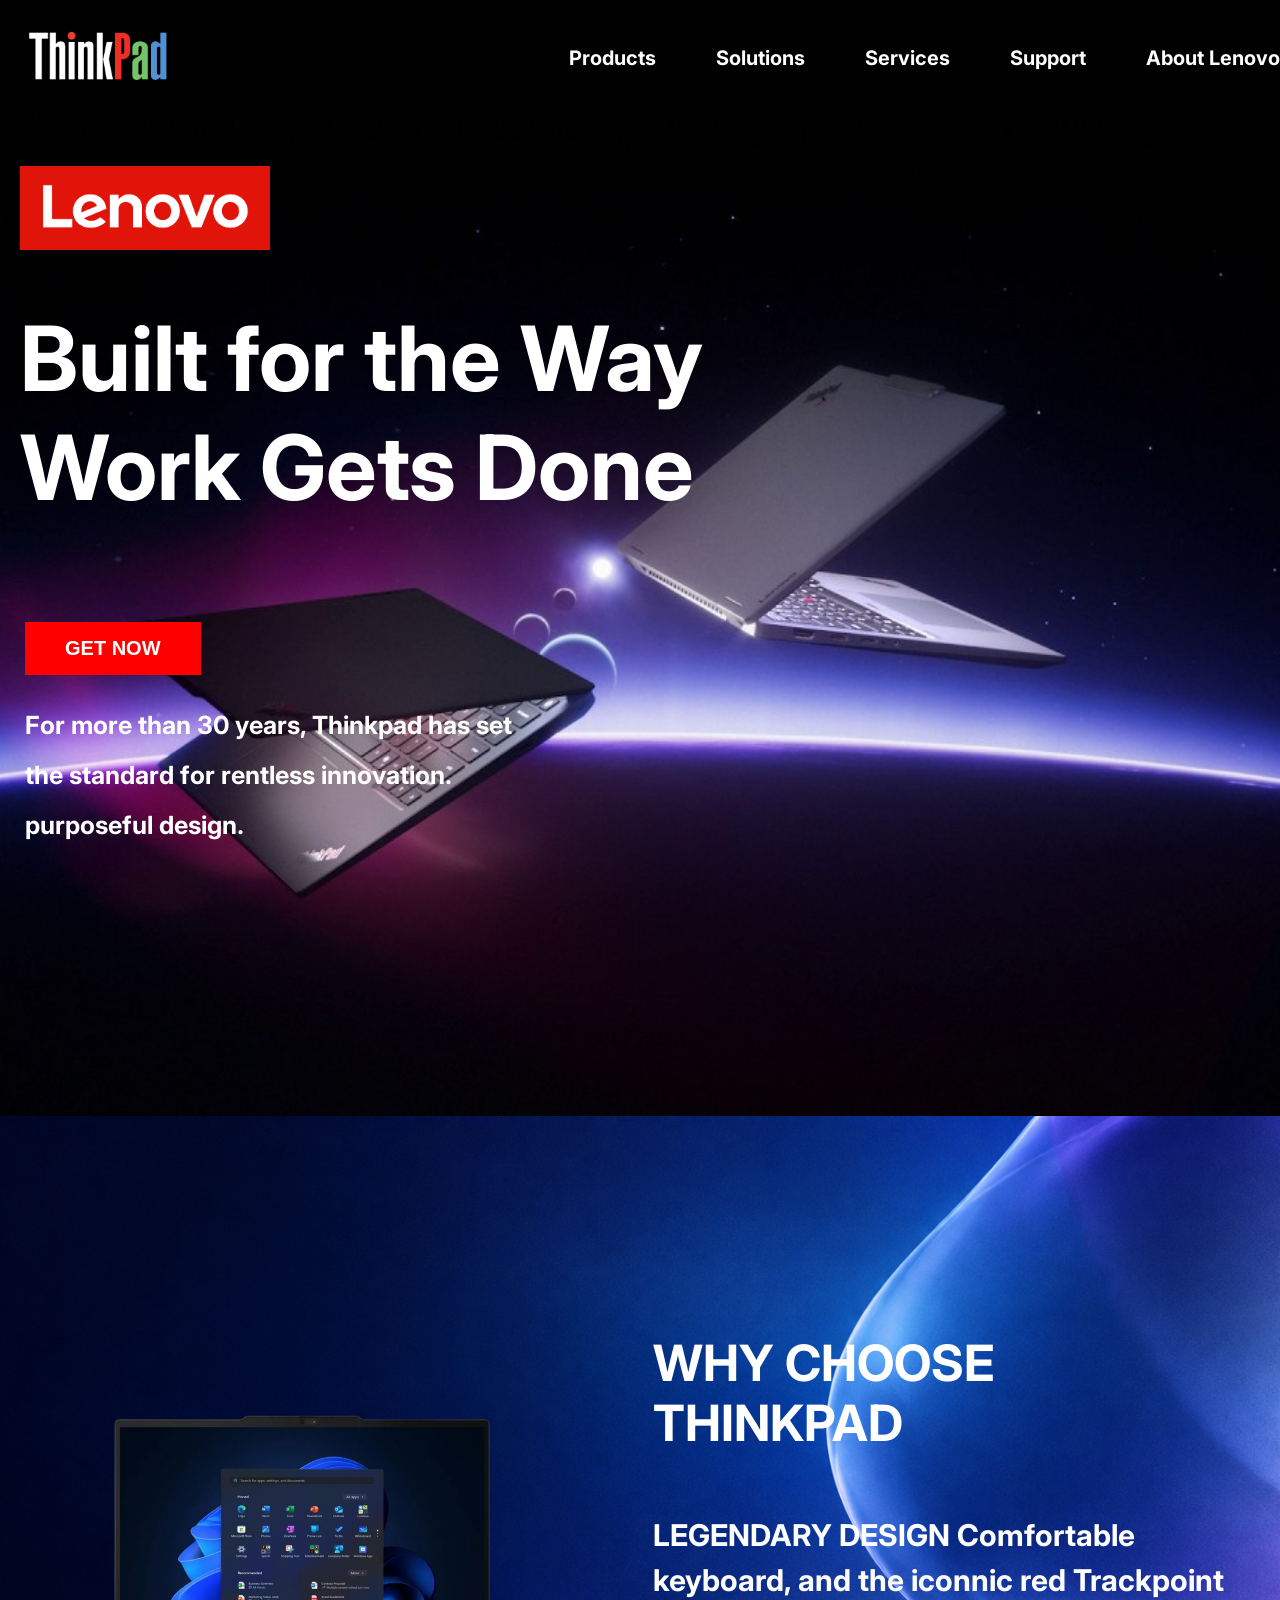
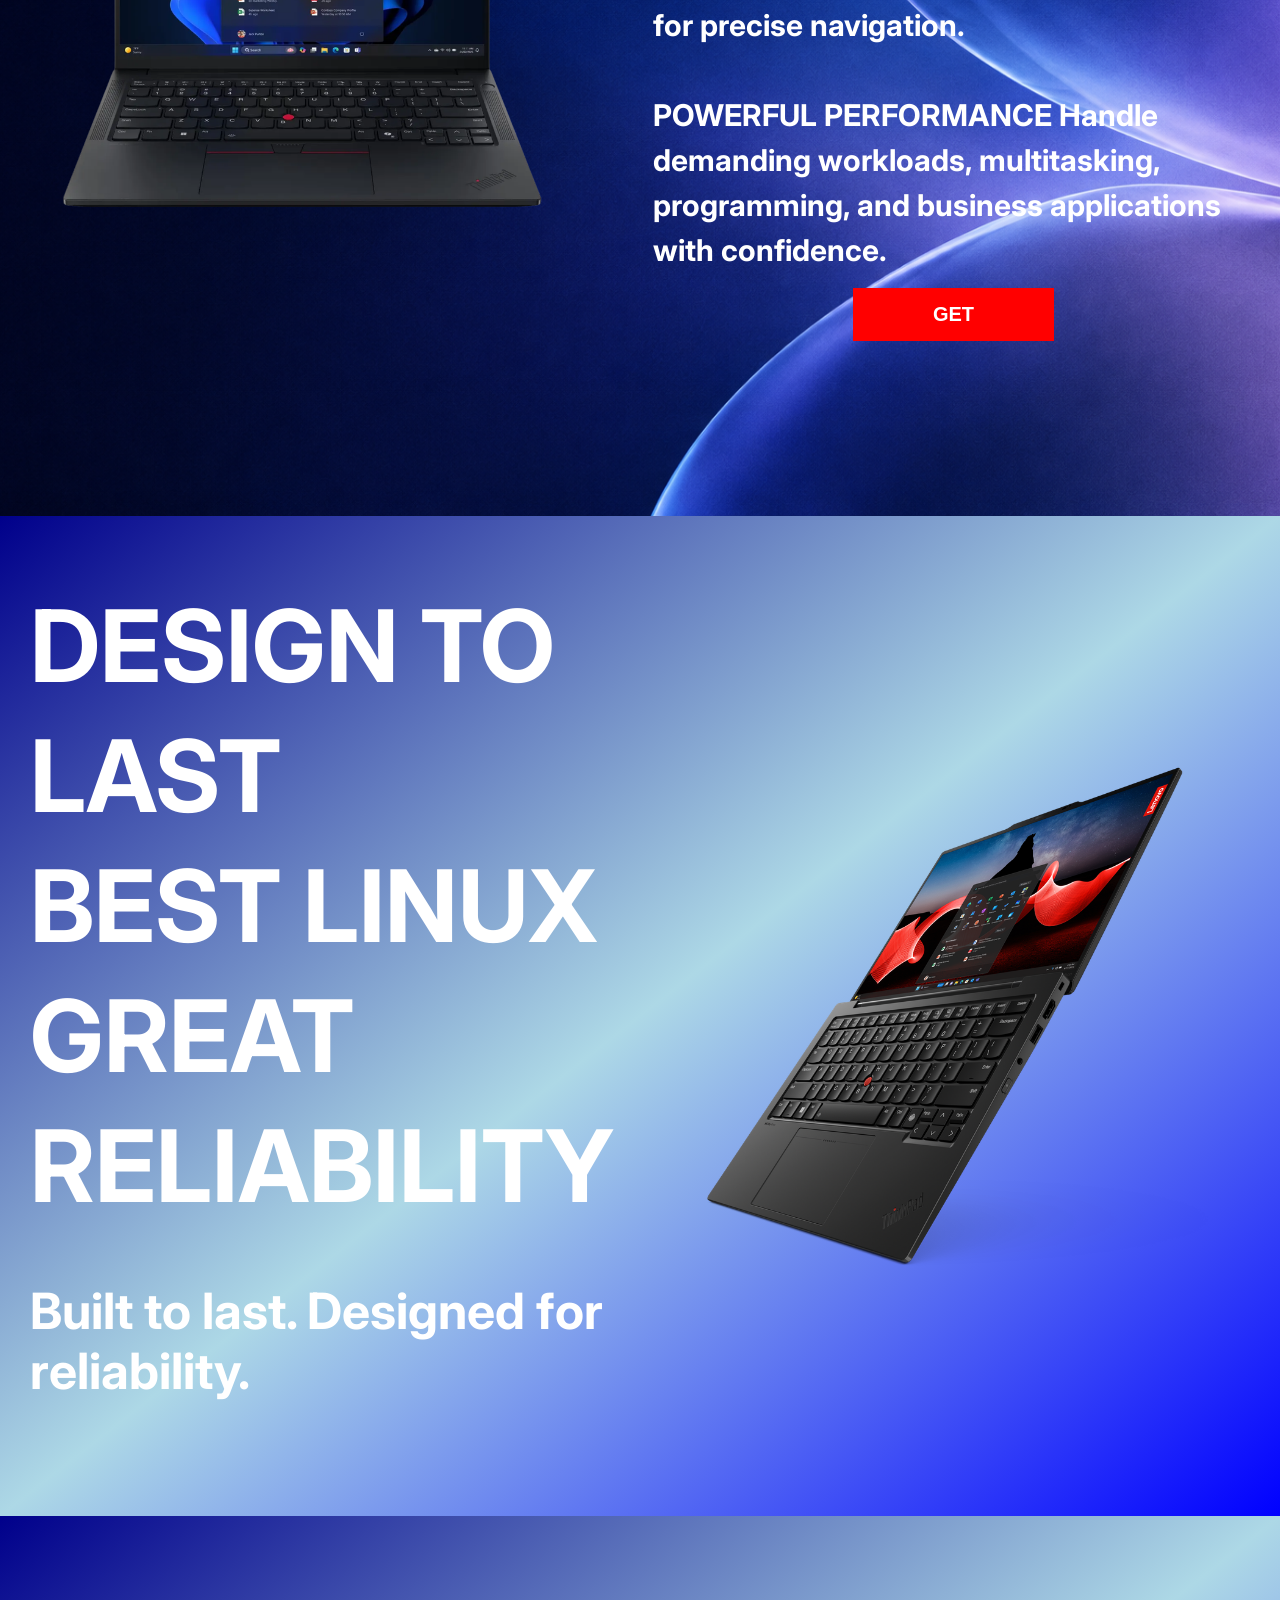
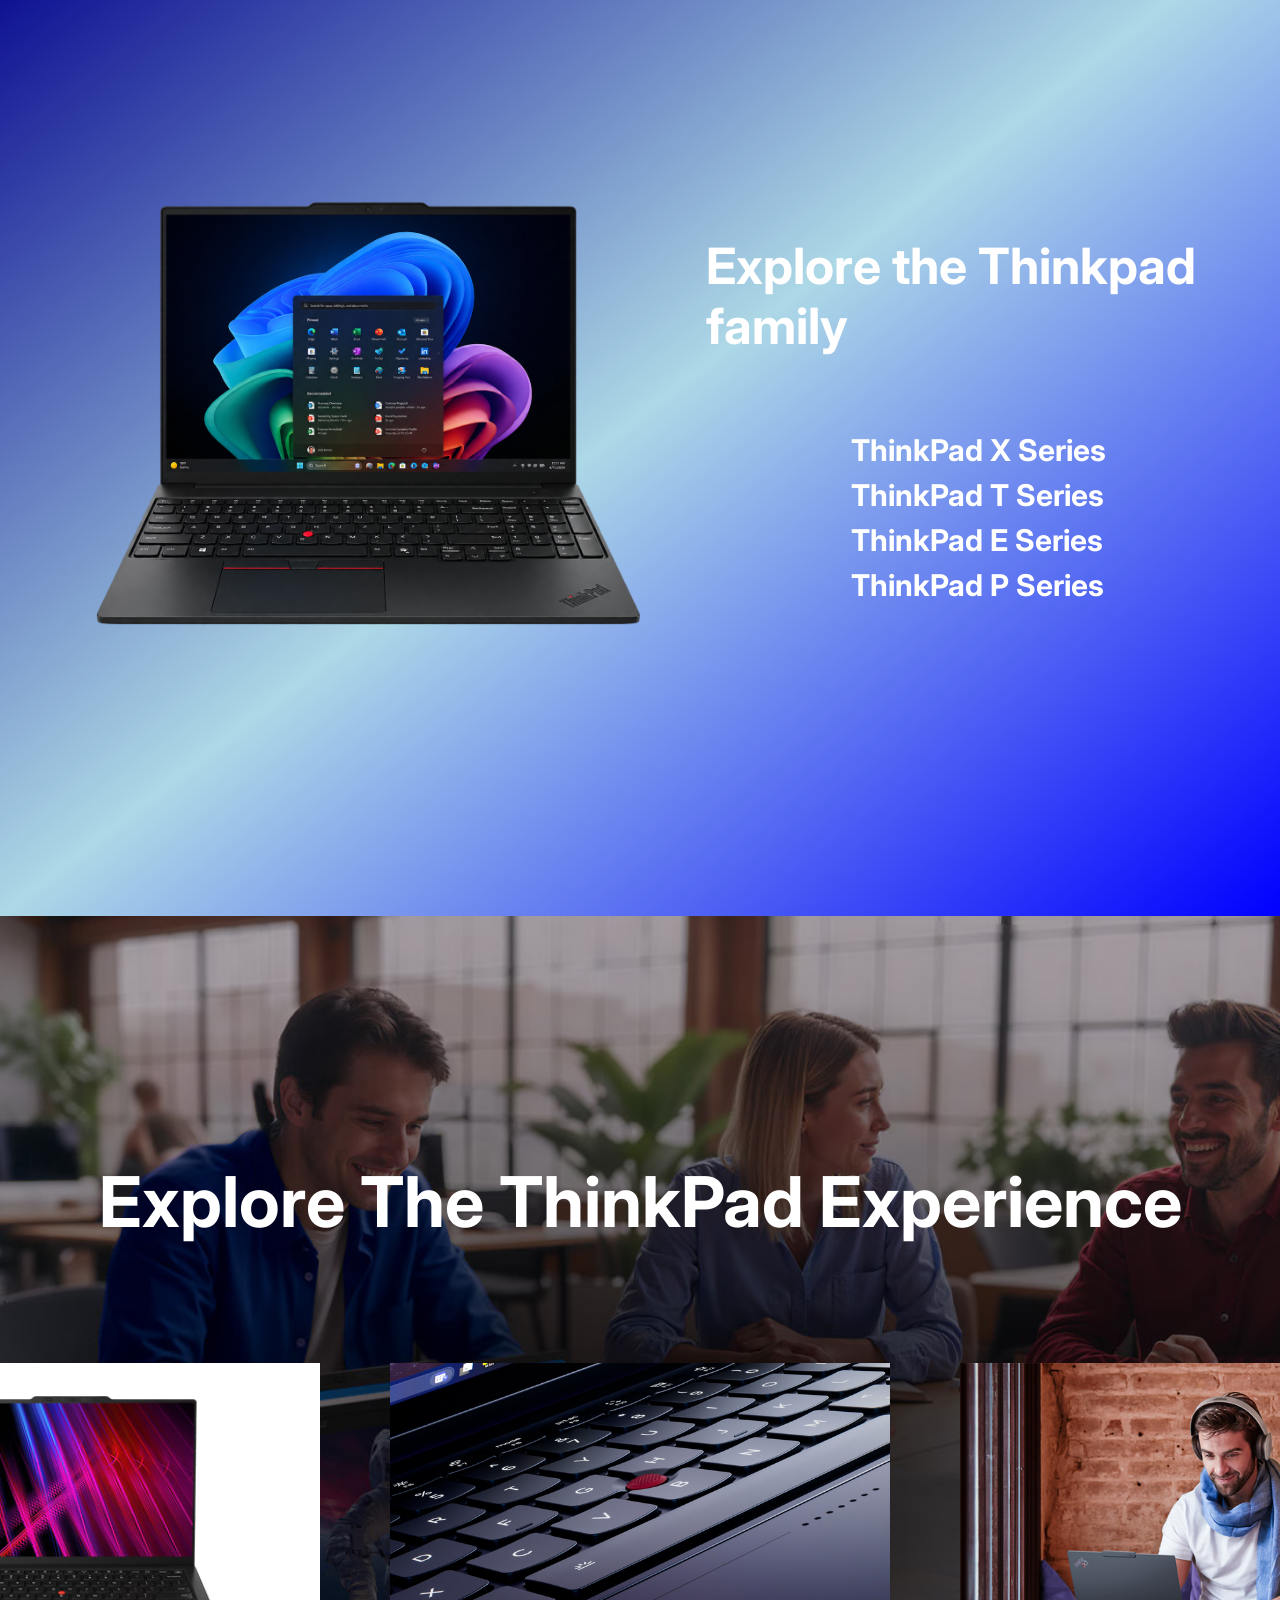
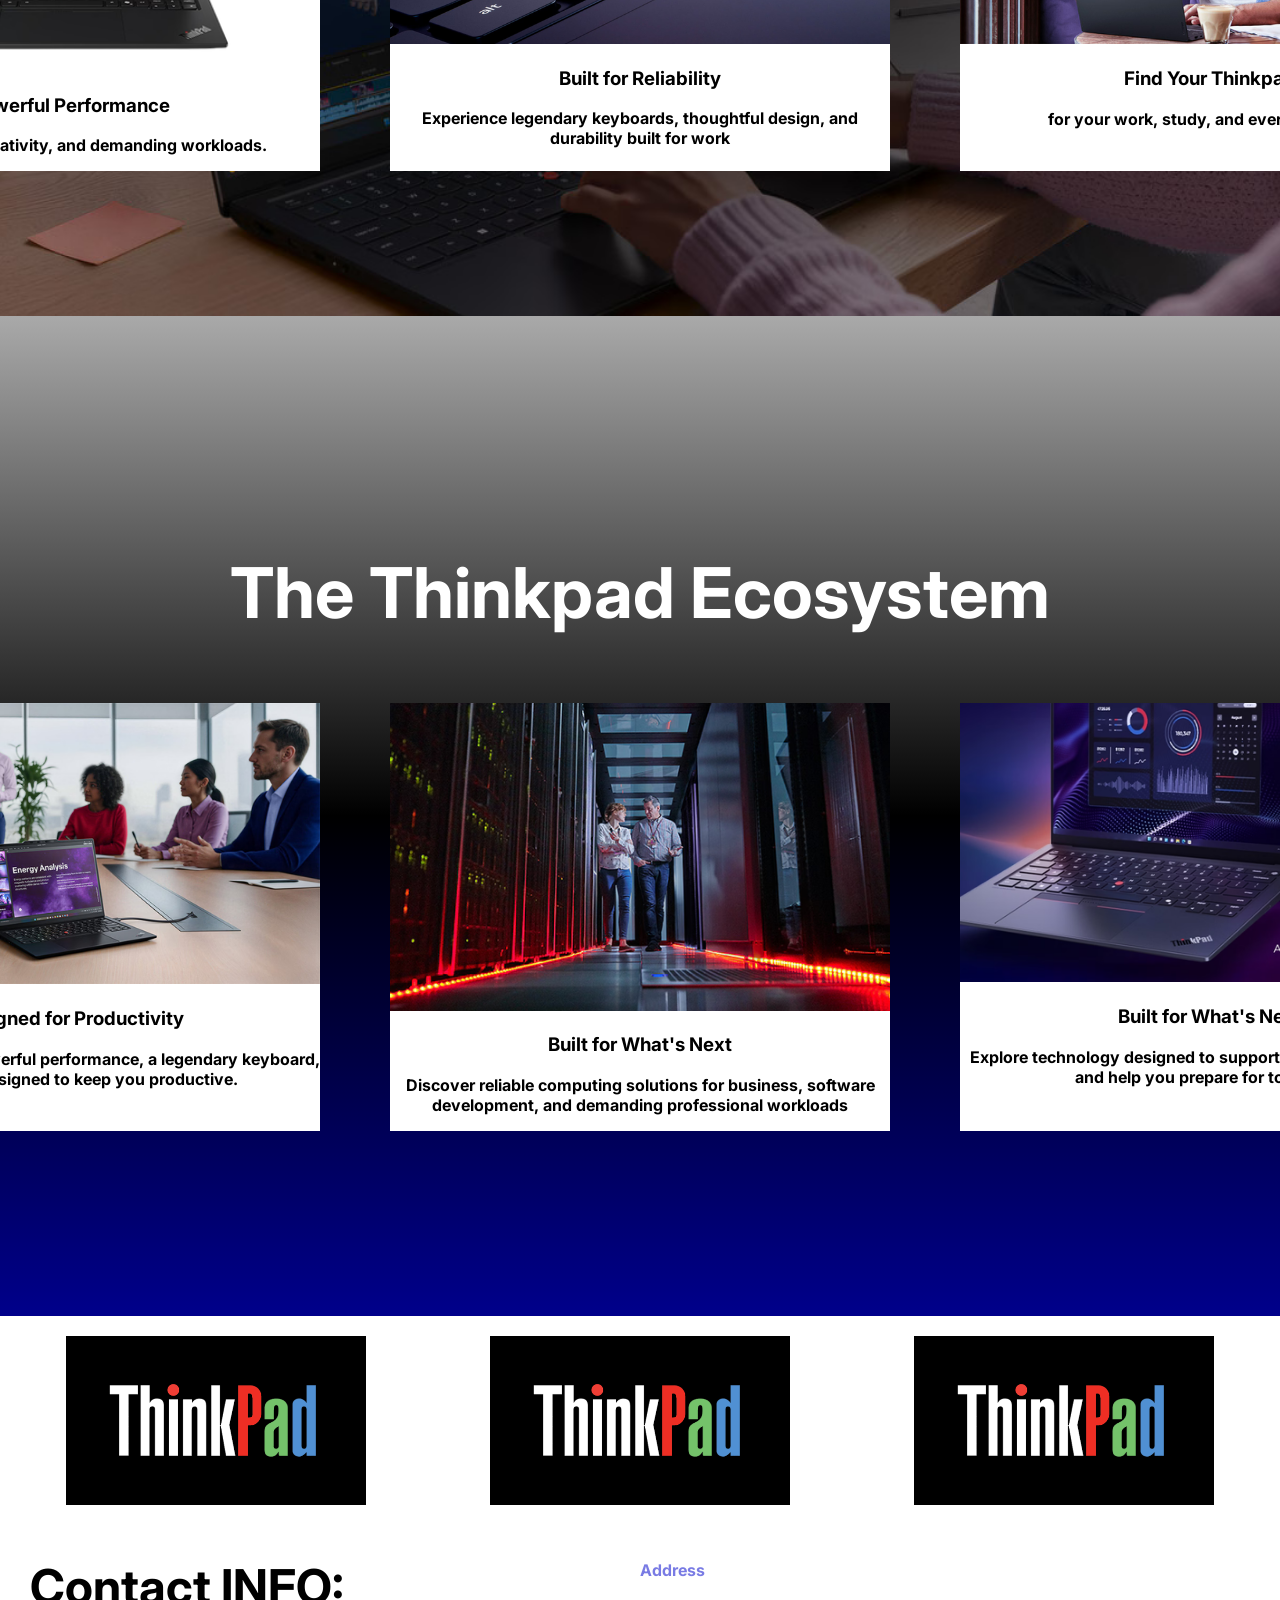
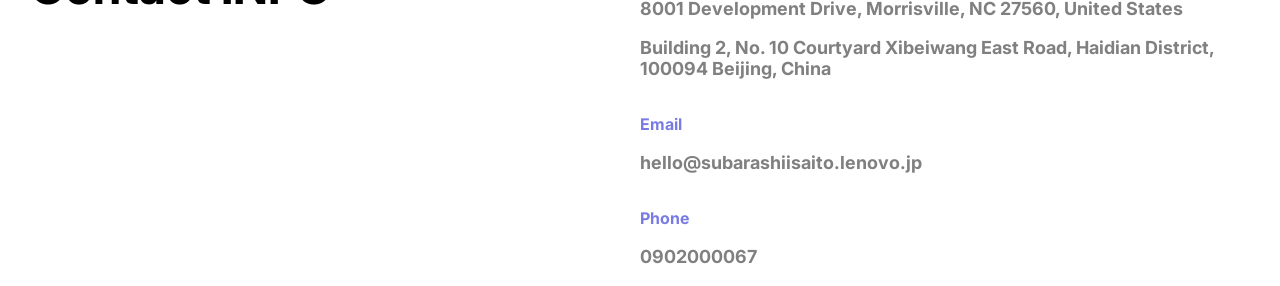
<file: index.html>
<!doctype html>
<html lang="en">
	<head>
		<meta charset="UTF-8" />
		<meta name="viewport" content="width=device-width, initial-scale=1.0" />
		<title>Thinkpad</title>
		<link rel="preconnect" href="https://fonts.googleapis.com" />
		<link rel="preconnect" href="https://fonts.gstatic.com" crossorigin />
		<link
			href="https://fonts.googleapis.com/css2?family=Inter:ital,opsz,wght@0,14..32,100..900;1,14..32,100..900&display=swap"
			rel="stylesheet"
		/>
		<link rel="stylesheet" href="css/contactstyle.css">
	</head>
	<style>
		body {
			font-family: "Inter", sans-serif;
			font-optical-sizing: auto;
			font-weight: bold;
			font-style: normal;
		}
		.logo img {
			width: 200px;
			margin-right: auto;
		}
		* {
			box-sizing: border-box;
		}

		html,
		body {
			width: 100%;
			padding: 0px;
			margin: 0px;
			box-sizing: border-box;
		}

		body {
			overflow-x: hidden;
		}

		.head,
		.head ul {
			display: flex;
			flex-direction: row;
			align-items: center;
			justify-content: center;
			background-color: black;
			gap: 20px;
		}

		.head ul {
			display: flex;
			flex-direction: row;
			align-items: center;
			margin-left: auto;
			gap: 60px;
			list-style: none;
		}

		.head ul > li > a {
			text-align: center;
			color: white;
			text-decoration: none;
			font-size: 20px;
		}

		.intro-background {
			background-image: url(backintro.jpg);
			width: 100%;

			height: 1000px;
			background-size: cover;
			background-position: center;
			background-repeat: no-repeat;
		}

		.lenovo-logo {
			width: 250px;
			margin: 50px 20px;
		}

		.intro-background h1 {
			color: white;
			font-size: 90px;
			margin: 0 0 100px 20px;
		}

		.red-button {
			background-color: red;
			color: white;
			border: none;
			padding: 15px 40px;
			font-weight: bold;
			cursor: pointer;
			font-size: 20px;
			margin-left: 25px;
		}

		.intro-background p {
			color: white;
			font-size: 25px;
			line-height: 2;
			max-width: 500px;
			margin-left: 25px;
		}

		.why-thinkpad {
			color: white;
			background-image: url(backgroundcolor2.png);
			background-position: center;
			background-size: cover;
			width: 100%;
			height: 1000px;
			margin: 0px;
			display: flex;
			align-items: center;
			justify-content: space-around;
		}

		.think-explore {
			width: 100%;
			max-width: 500px;
			height: 1000px;
			object-fit: contain;
			margin: 0;
		}

		.thinkpad-content {
			width: 45%;
			color: white;
			display: flex;
			flex-direction: column;
			align-items: center;
			justify-content: center;
		}

		.thinkpad-content h1 {
			font-size: 50px;
			margin-bottom: 30px;
		}

		.thinkpad-content p {
			font-size: 30px;
			line-height: 1.5;
			margin-bottom: 15px;
		}

		.red-button2 {
			background-color: red;
			color: white;
			border: none;
			padding: 15px 80px;
			font-weight: bold;
			cursor: pointer;
			font-size: 20px;
			margin-left: 25px;
		}

		.design-section {
			width: 100%;
			max-width: 100%;
			height: 1000px;
			margin: 0;
			background: linear-gradient(to right bottom, darkblue, lightblue, blue);
			background-size: cover;
			background-position: center;
			background-repeat: none;

			display: flex;
			align-items: center;
			padding: 30px;
			justify-content: center;
			box-sizing: border-box;
			overflow: hidden;
		}

		.design-content {
			width: 100%;
			color: white;
		}

		.design-content h1 {
			font-size: 100px;
			line-height: 1.3;
			margin: 0;
		}

		.design-content p {
			font-size: 50px;
		}

		.design-image {
			width: 100%;
		}

		.design-image img {
			width: 100%;
			height: auto;
			object-fit: contain;
			margin-left: auto;
		}

		.series-section {
			background: linear-gradient(to top left, blue, lightblue, darkblue);
			background-size: cover;
			background-position: center;
			width: 100%;
			max-width: 100%;
			height: 1000px;
			margin: 0;
			display: flex;
			align-items: center;
			justify-content: center;
			box-sizing: border-box;
			padding: 30px;
		}

		.series-img img {
			width: 100%;
			max-width: 800px;
		}

		.series-content {
			display: flex;
			flex-direction: column;
			align-items: center;
			justify-content: center;
		}

		.series-content h1 {
			color: white;
			font-size: 50px;
		}

		.series-content p {
			font-size: 30px;
		}

		.series-content a {
			display: inline-block;
			text-decoration: none;
			color: white;
			line-height: 1.5;
			transition:
				transform 0.9s ease,
				color 0.3s ease;
		}

		.series-content a:hover {
			transform: scale(1.2);
			color: red;
		}

		.series-content a:last-child:hover {
			transform: scale(1.2);
			color: black;
		}

		.Thinkpad-exp {
			background-image: url(backgroundexp.png);
			background-position: center;
			background-size: cover;
			width: 100%;
			height: 1000px;
			display: flex;
			flex-direction: column;
			align-items: center;
			justify-content: center;
		}
		.Thinkpad-exp h1 {
			color: white;
			text-align: center;
			font-size: 70px;
			padding: 50px;
		}

		.reason {
			display: flex;
			flex-direction: row;
			align-items: stretch;
			justify-content: center;
			gap: 50px;
		}

		.reason-exp {
			display: inline-block;
			width: 500px;
			background-color: white;
			margin: 10px;
			box-sizing: border-box;
		}

		.reason-exp img {
			width: 500px;
		}

		.reason-exp h3,
		.reason-exp p {
			text-align: center;
		}

		.Thinkpad-Ecosystem {
			background: linear-gradient(to top, darkblue, black, darkgray);
			background-size: cover;
			background-position: center;
			display: flex;
			box-sizing: border-box;
			width: 100%;
			height: 1000px;
			align-items: center;
			flex-direction: column;
			justify-content: center;
		}

		.ecosystem {
			display: flex;
			flex-direction: row;
			align-items: stretch;
			justify-content: center;
			gap: 50px;
		}

		.Thinkpad-Ecosystem h1 {
			font-size: 70px;
			color: white;
			text-align: center;
		}

		.eco {
			display: inline-block;
			width: 500px;
			background-color: white;
			margin: 10px;
			box-sizing: border-box;
		}

		.eco img {
			width: 500px;
		}

		.eco h3,
		.eco p {
			text-align: center;
		}
       

		/* BIG BIG BIG SCREEENNNNNNNNNNNNN */

		@media screen and (max-width: 1024px) {
			head {
				flex-wrap: wrap;
				padding: 15px;
			}

			head ul {
				gap: 20px;
				margin-left: 0;
				padding: 0;
				flex-wrap: wrap;
			}

			.why-thinkpad {
				height: auto;
				padding: 30px;
				gap: 20px;
			}
			.thinkpad-explore {
				width: 50%;
			}
			.thinkpad-content {
				width: 50%;
			}
			.thinkpad-content h1 {
				font-size: 35px;
			}
			.thinkpad-content p {
				font-size: 20px;
			}

			.design-content h1 {
				font-size: 60px;
			}
			.design-content p {
				font-size: 30px;
			}
			.series-section {
				height: auto;
				gap: 20px;
			}
			.series-content h1 {
				font-size: 35px;
			}

			.Thinkpad-exp,
			.Thinkpad-Ecosystem {
				height: auto;
				padding: 40px 20px;
			}

			.reason,
			.ecosystem {
				flex-wrap: wrap;
				gap: 20px;
			}

			.reason-exp,
			.eco {
				width: 45%;
				margin: 0;
			}

			.reason-exp img,
			.eco img {
				width: 100%;
			}
		}

		/* MO-BI-LEEEEEEEEEEEEEEEEEEEEEEEEEEEEE uehnbgvieuohngbeoing */

		@media screen and (max-with: 600px) {
			.head {
				flex-direction: colunm;
			}
			.head ul {
				flex-direction: column;
				gap: 15px;
			}
			.logo img {
				width: 150px;
			}

			.intro-background {
				height: auto;
				min-height: 600px;
				padding: 20px;
			}

			.lenovo-logo {
				width: 150px;
				margin: 20px 0;
			}
			.intro-background h1 {
				font-size: 40px;
				margin: 20px 0 40px;
			}

			.intro-background p {
				font-size: 16px;
				line-height: 1.7;
				margin: 20px 0;
			}

			.red-button {
				font-size: 16px;
				padding: 12px 25px;
				margin: 0;
			}

			.why-thinkpad {
				flex-direction: column;
				height: auto;
				padding: 30px 20px;
			}

			.think-explore {
				width: 100%;
			}
			.thinkpad-content {
				width: 100%;
			}

			.thinkpad-content h1 {
				font-size: 30px;
			}
			.thinkpad-content p {
				font-size: 18px;
			}

			.red-button2 {
				padding: 12px 40px;
				margin: 0;
			}

			.design-section {
				flex-direction: column;
				height: auto;
				padding: 20px;
			}

			.design-content h1 {
				font-size: 35px;
			}

			.design-content p {
				font-size: 20px;
			}

			.design-image img {
				width: 100%;
			}

			.series-section {
				flex-direction: column;
				height: auto;
				padding: 20px;
			}

			.series-img img {
				width: 100%;
			}

			.series-content h1 {
				font-size: 30px;
				text-align: center;
			}
			.series-content p {
				font-size: 20px;
			}

			.Thinkpad-exp h1 {
				font-size: 35px;
				padding: 20px;
			}

			.reason {
				flex-direction: column;
				align-items: center;
			}

			.reason-exp {
				width: 100%;
			}

			.Thinkpad-Ecosystem h1 {
				font-size: 35px;
			}

			.ecosystem {
				flex-direction: column;
				align-items: center;
			}

			.eco {
				width: 100%;
			}
		}
       
	</style>

	<body>
		<header>
			<div class="head">
				<div class="logo">
					<a href="#"><img src="images.png" alt="THINKPAD" /></a>
				</div>

				<ul>
					<li><a href="#">Products</a></li>
					<li><a href="#">Solutions</a></li>
					<li><a href="#">Services</a></li>
					<li><a href="#">Support</a></li>
					<li><a href="#">About Lenovo</a></li>
				</ul>
			</div>
		</header>

		<section class="intro">
			<div class="intro-background">
				<img class="lenovo-logo" src="lenovologo.png" alt="LENOVO" />
				<h1>Built for the Way<br />Work Gets Done</h1>
				<a href="shop.html"><button class="red-button">GET NOW</button></a>

				<p>
					For more than 30 years, Thinkpad has set the standard for rentless
					innovation. purposeful design.
				</p>
			</div>
		</section>

		<section>
			<div class="why-thinkpad">
				<img class="think-explore" src="thinkpad explore.png" alt="thinkpad" />

				<div class="thinkpad-content">
					<h1>WHY CHOOSE THINKPAD</h1>
					<p>
						<strong>LEGENDARY DESIGN</strong>
						Comfortable keyboard, and the iconnic red Trackpoint for precise
						navigation.
					</p>

					<p>
						<strong>POWERFUL PERFORMANCE</strong>
						Handle demanding workloads, multitasking, programming, and business
						applications with confidence.
					</p>
					<a href="shop.html"><button class="red-button2">GET</button></a>
				</div>
			</div>
		</section>

		<section class="design-section">
			<div class="design-content">
				<h1>
					DESIGN TO LAST<br />
					BEST LINUX<br />
					GREAT RELIABILITY
				</h1>
				<p>Built to last. Designed for reliability.</p>
			</div>
			<div class="design-image">
				<img src="thinkpadatdesign.png" alt="Thinkpad design" />
			</div>
		</section>

		<section class="series-section">
			<div class="series-img">
				<img
					src="Laptop ThinkPad với menu Start Windows 11.png"
					alt="thinkpad2"
				/>
			</div>

			<div class="series-content">
				<h1>Explore the Thinkpad family</h1>
				<p>
					<a
						href="https://www.lenovo.com/vn/vi/c/laptops/thinkpad/thinkpadx/"
						target="_blank"
						>ThinkPad X Series</a
					>
					<br />
					<a
						href="https://www.lenovo.com/vn/vi/c/laptops/thinkpad/thinkpadt/"
						target="_blank"
						>ThinkPad T Series</a
					>
					<br />
					<a
						href="https://www.lenovo.com/vn/vi/c/laptops/thinkpad/thinkpade/"
						target="_blank"
						>ThinkPad E Series</a
					>
					<br />
					<a
						href="https://www.lenovo.com/vn/vi/c/laptops/thinkpad/thinkpadp/"
						target="_blank"
						>ThinkPad P Series</a
					>
				</p>
			</div>
		</section>

		<section class="Thinkpad-exp">
			<h1>Explore The ThinkPad Experience</h1>
			<div class="reason">
				<div class="reason-exp">
					<img src="Powerfulperformance.png" alt="POWERFUL" />
					<h3>Powerful Performance</h3>
					<p>Productivity, creativity, and demanding workloads.</p>
				</div>
				<div class="reason-exp">
					<img src="BuiltForReliability.png" alt="reliability" />
					<h3>Built for Reliability</h3>
					<p>
						Experience legendary keyboards, thoughtful design, and durability
						built for work
					</p>
				</div>
				<div class="reason-exp">
					<img src="FindYoutThinkpad.png" alt="Find Your Thinkpad" />
					<h3>Find Your Thinkpad</h3>
					<p>for your work, study, and everyday needs</p>
				</div>
			</div>
		</section>

		<section>
			<div class="Thinkpad-Ecosystem">
				<h1>The Thinkpad Ecosystem</h1>
				<div class="ecosystem">
					<div class="eco">
						<img
							src="Designed for Productivity.png"
							alt="Designed for Productivity"
						/>
						<h3>Designed for Productivity</h3>
						<p>
							Work smarter with powerful performance, a legendary keyboard, and
							tools designed to keep you productive.
						</p>
					</div>
					<div class="eco">
						<img
							src="Technology Without Limits.png"
							alt="Technology Without Limits"
						/>
						<h3>Built for What's Next</h3>
						<p>
							Discover reliable computing solutions for business, software
							development, and demanding professional workloads
						</p>
					</div>
					<div class="eco">
						<img src="Built for What's Next.png" alt="Built for What's Next" />
						<h3>Built for What's Next</h3>

						<p>
							Explore technology designed to support your ambitions today and
							help you prepare for tomorrow
						</p>
					</div>
				</div>
			</div>
		</section>
        
    <div class="contact">
        <div class="image-container">
            <img class="contact" src="images.png">
            <img class="contact" src="images.png">
            <img class="contact" src="images.png">
        </div>
        <footer>
            <h1 class="contact">Contact INFO:</h1>
            <div class="contact">
                <h2 class="special-h2">Address</h2>
                <p>8001 Development Drive, Morrisville, NC 27560, United States</p>
                <p>Building 2, No. 10 Courtyard Xibeiwang East Road, Haidian District, 100094 Beijing, China</p>
                <h2 class="special-h2">Email</h2>
                <p>hello@subarashiisaito.lenovo.jp</p>
                <h2 class="special-h2">Phone</h2>
                <p>0902000067</p>
            </div>
        </footer>
	</div>
	</body>
</html>
</file>
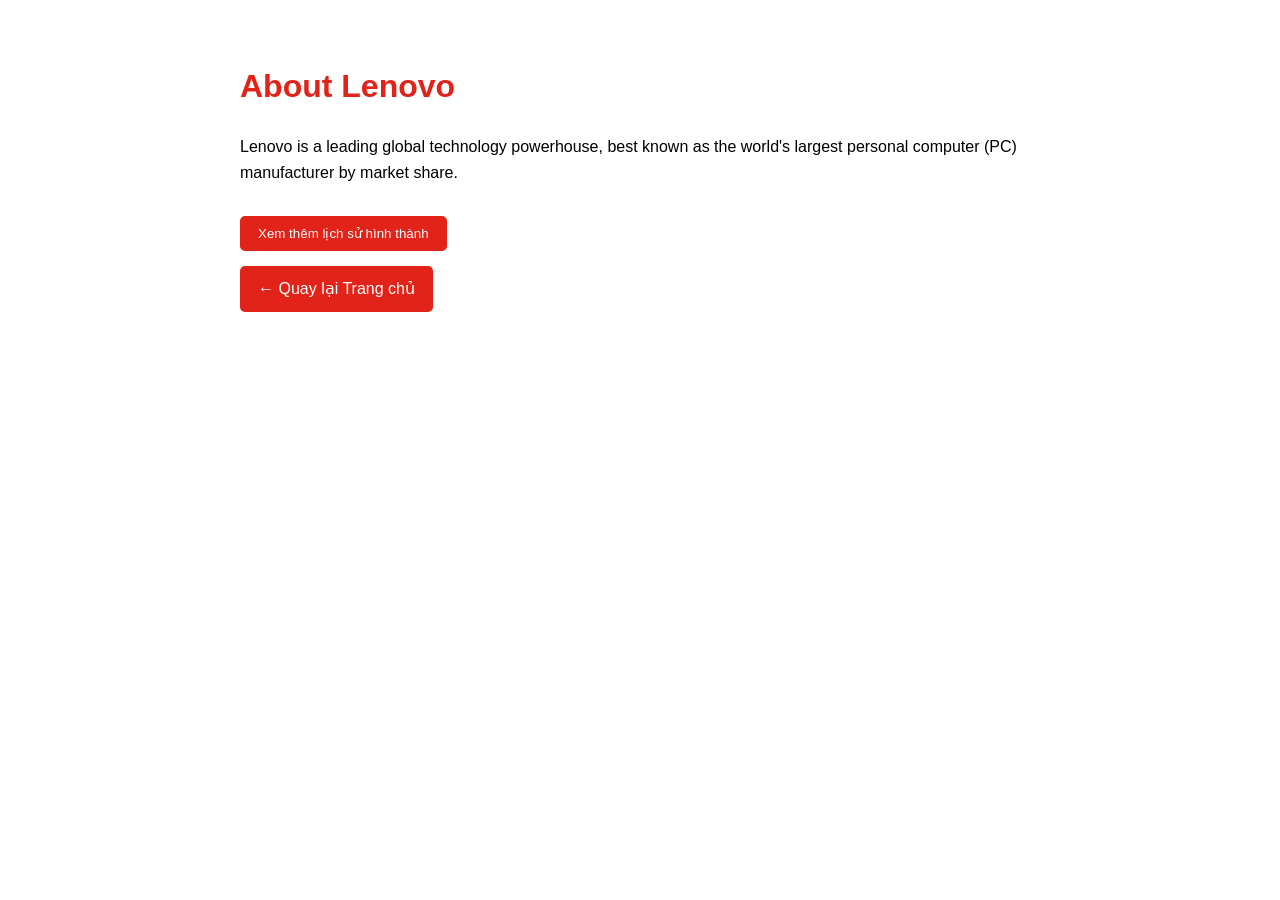
<file: about.html>
<!DOCTYPE html>
<html lang="en">
<head>
  <meta charset="UTF-8">
  <title>About Lenovo</title>
  <style>

    body {
        font-family: Arial, sans-serif; 
        padding: 40px; 
        max-width: 800px; 
        margin: auto; 
        line-height: 1.6; 
        background-size: url('backgroundAboutLenovo.png');
        background-size: cover;
        background-position: center;
        background-repeat: no-repeat;
        background-attachment:fixed;
      }

    h1 {
       color: #e2231a; 

      }
    button, .back-link {
      padding: 10px 18px; 
      background: #e2231a; 
      color: white; 
      border: none; 
      border-radius: 5px; 
      cursor: pointer; 
      text-decoration: none; 
      display: inline-block; 
      margin-top: 15px;
    }
    #more-info { 
      display: none; 
      background: #f4f4f4; 
      padding: 15px; 
      margin-top: 15px; 
      border-left: 4px solid #e2231a; }
  </style>
</head>
<body>

  <h1>About Lenovo</h1>
  <p>Lenovo is a leading global technology powerhouse, best known as the world's largest personal computer (PC) manufacturer by market share.</p>

  <!-- Nút bấm JavaScript -->
  <button id="toggle-btn">Xem thêm lịch sử hình thành</button>

  <div id="more-info">
    <p><strong>Founded:</strong>  Established on November 1, 1984, in Beijing, China, originally under the name Legend.</p>
    <p><strong>Key Historical Milestones</strong> <br> <strong>+ 2005:</strong> Acquired IBM personal computer division, including the iconic ThinkPad laptop line, transforming Lenovo into a major international player. <br><strong>+ 2014:</strong> Completed the acquisition of Motorola Mobility from Google and IBMs x86 server business, significantly expanding its footprint in smartphones and enterprise data centers.</p>
  </div>

  <br>
  <a href="index.html" class="back-link">← Quay lại Trang chủ</a>

  <!-- Code JavaScript-->
  <script>
    const btn = document.getElementById('toggle-btn');
    const info = document.getElementById('more-info');

    btn.addEventListener('click', function() {
      if (info.style.display === 'none' || info.style.display === '') {
        info.style.display = 'block';
        btn.textContent = 'Thu gọn thông tin';
      } else {
        info.style.display = 'none';
        btn.textContent = 'Xem thêm lịch sử hình thành';
      }
    });
</script>

</body>
</html>
</file>
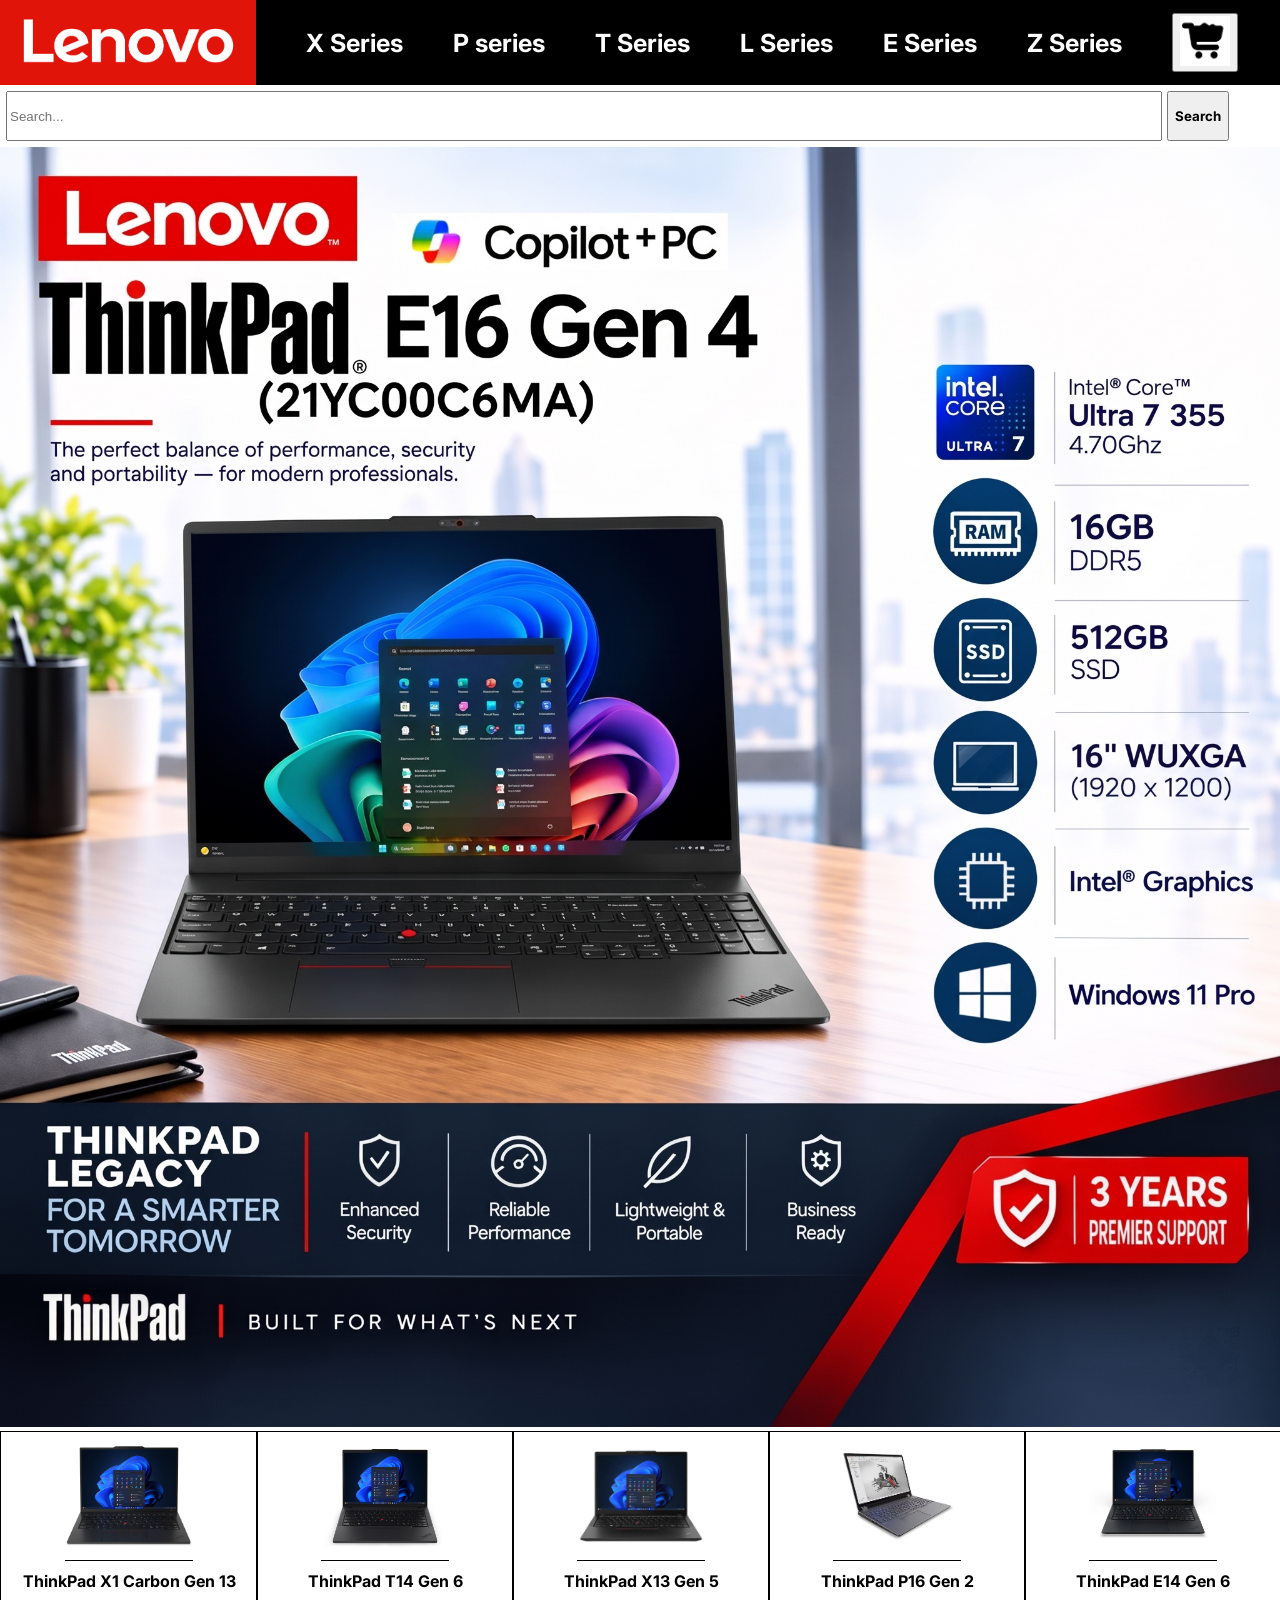
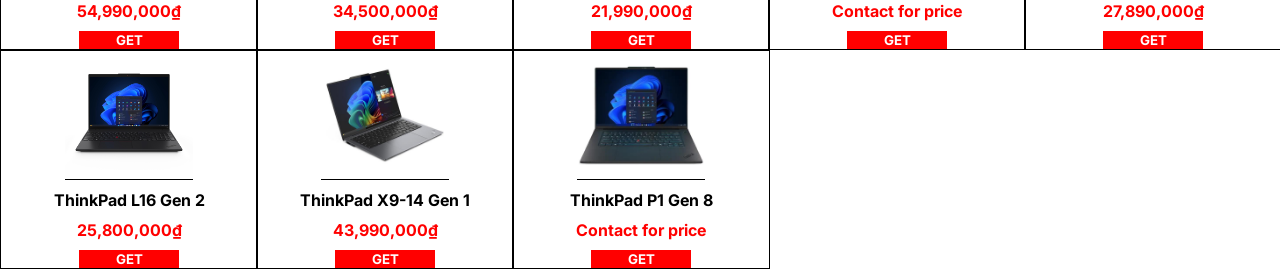
<file: shop.html>
<!DOCTYPE html>
<html lang="en">
<head>
    <meta charset="UTF-8">
    <meta name="viewport" content="width=device-width, initial-scale=1.0">
    <title>Shop</title>
    <link rel="preconnect" href="https://fonts.googleapis.com" />
    <link rel="preconnect" href="https://fonts.gstatic.com" crossorigin />
    <link
			href="https://fonts.googleapis.com/css2?family=Inter:ital,opsz,wght@0,14..32,100..900;1,14..32,100..900&display=swap"
			rel="stylesheet"
		/>
    <script src="scripts/itemList.js"></script>
</head>
<style>
    *
    {
        margin:0;

    }
    body,button {
			font-family: "Inter", sans-serif;
			font-optical-sizing: auto;
			font-weight: bold;
			font-style: normal;
		}
    .menu
    {
        display:flex;
        flex-direction: row;
        gap:20px;
        background-color: black;
        align-items: center;
        color:white;
        gap:50px;
    }
    .menu img
    {
        width:20%;
    }
    
    .menu a
    {
        font-size: 25px;
        text-decoration: none;
        color:white;
        
    }
    input
    {
        width: 100%;
        height: 50px;
        box-sizing: border-box;
    }
      .ad 
    {
        width:100%;
    }

    .shops
    {
        display:grid;
        grid-template-columns: repeat(5,1fr);
    }
    .shop
    {
        width:100%;
        display: flex;
        flex-direction: column;
        align-items: center;
        border: 1px solid black;
        gap:10px;
    }

    .shop img
    {
        
        width:50%;
        border-bottom: 1px solid black;
        object-fit: contain;
    }
    .price
    {
        color:red;
        font-weight: bold;
    }
    .shop button
    {
        width:100px;
        background-color: red;
        color:white;
        border:none;
        padding:5px auto;
        cursor: pointer;

    }
    .cart{
        margin-left:auto;
        margin-right:6px;
    }
    #suggestItemsList il{
        z-index:10;
        max-height:70px;
        border: 1px solid black;
        position:relative;
    }
    .search{
        display:flex;
        align-content:center;
        justify-content:space-between;
        margin:0;
        padding:6px;
    }
    .search input{
        padding-right:auto;
    }
    .search button{
        margin: 0 5px 0 5px ;
    }
    #cart{
        display:none;
    }
    #itemsInCart{
        width:50px;
        height:50px;
        max-width:50px;
        max-height:50px;
    }

    
</style>
<body>
    <script src="scripts/cartAndBuy.js"></script>
    <script src="scripts/main.js"></script>
    <section>
        <div class="menu">
            <img src="lenovologo.png" alt="Lenovo">
            <a href="#">X Series</a>
            <a href="#">P series</a>
            <a href="#">T Series</a>
            <a href="#">L Series</a>
            <a href="#">E Series</a>
            <a href="#">Z Series</a>
            <button onclick="toggleCart()" class="cart-popup"><img src="cart.webp" id="itemsInCart" alt="Ze Cart"></button>
            <button id="cart" onclick="submitCart()">Cart</button>
        </div>
        <div class="search">
        <input type="text" placeholder="Search..." id="searchInput">
        <button type="submit" id="searchSubmit">Search</button>
        <ul id="suggestItemsList"></ul>
        </div>
    </section>


    <img class="ad" src="Thinkpad E16 Gen4.png" alt="advertise">


    <section class="shops">
    <div class="shop">
        <img src="ThinkPad X1 Carbon Gen 13.jpg" alt="X1 Carbon Gen 13">
        <p>ThinkPad X1 Carbon Gen 13</p>
        <p class="price">54,990,000₫</p>
        <button onclick="addToCart('ThinkPad X1 Carbon Gen 13')">GET</button>
    </div>

    <div class="shop">
        <img src="ThinkPad T14 Gen 6.jpg" alt="ThinkPad T14 Gen 6">
        <p>ThinkPad T14 Gen 6</p>
        <p class="price">34,500,000₫</p>
        <button onclick="addToCart('ThinkPad T14 Gen 6')">GET</button>
    </div>

    <div class="shop">
        <img src="ThinkPad X13 Gen 5.jpg" alt="ThinkPad X13 Gen 5">
        <p>ThinkPad X13 Gen 5</p>
        <p class="price">21,990,000₫</p>
        <button onclick="addToCart('ThinkPad X13 Gen 5')">GET</button>
    </div>

    <div class="shop">
        <img src="ThinkPad P16 Gen 2.jpg" alt="ThinkPad P16 Gen 2">
        <p>ThinkPad P16 Gen 2</p>
        <p class="price">Contact for price</p>
        <button onclick="addToCart('ThinkPad P16 Gen 2')">GET</button>
    </div>

    <div class="shop">
        <img src="ThinkPad E14 Gen 6.jpg" alt="ThinkPad E14 Gen 6">
        <p>ThinkPad E14 Gen 6</p>
        <p class="price">27,890,000₫</p>
        <button onclick="addToCart('ThinkPad E14 Gen 6')">GET</button>
    </div>

    <div class="shop">
        <img src="ThinkPad L16 Gen 2.jpg" alt="ThinkPad L16 Gen 2">
        <p>ThinkPad L16 Gen 2</p>
        <p class="price">25,800,000₫</p>
        <button onclick="addToCart('ThinkPad L16 Gen 2')">GET</button>
    </div>

    <div class="shop">
        <img src="ThinkPad X9-14 Gen 1.jpg" alt="ThinkPad X9-14">
        <p>ThinkPad X9-14 Gen 1</p>
        <p class="price">43,990,000₫</p>
        <button onclick="addToCart('ThinkPad X9-14')">GET</button>
    </div>

    <div class="shop">
        <img src="ThinkPad P1 Gen 8.jpg" alt="ThinkPad P1 Gen 8">
        <p>ThinkPad P1 Gen 8</p>
        <p class="price">Contact for price</p>
        <button onclick="addToCart('ThinkPad P1 Gen 8')">GET</button>
    </div>

    
</section>

</body>
</html>
</file>
<file: css/contactstyle.css>
div .contact {
    max-width:1920px;
    max-height:1080px;
}
div .image-container{
    display:flex;
    flex-direction:row;
    justify-content:center;
    margin:20px;
    gap:10%;
}
.contact img {
    max-width:300px;
    width: 300px;
    height: auto;
}
footer > h1{
    font-size:48px;
    vertical-align:top;
    margin-left:30px;
}
footer{
    margin-bottom:1px;
    margin-top:auto
    padding:10px;
    max-width:100%;
    display:flex;
    justify-content:space-between;
}
footer > div{
    vertical-align:top;
    width:50%;
}
footer > div > h1{
    left:50px;
    width: 30%;
}
footer > div > h2 {
    margin-top:35px;
    font-size:16px;
    color:#797be4;
}
footer > div > p{
    font-size:18px;
    color:gray;
}
</file>
